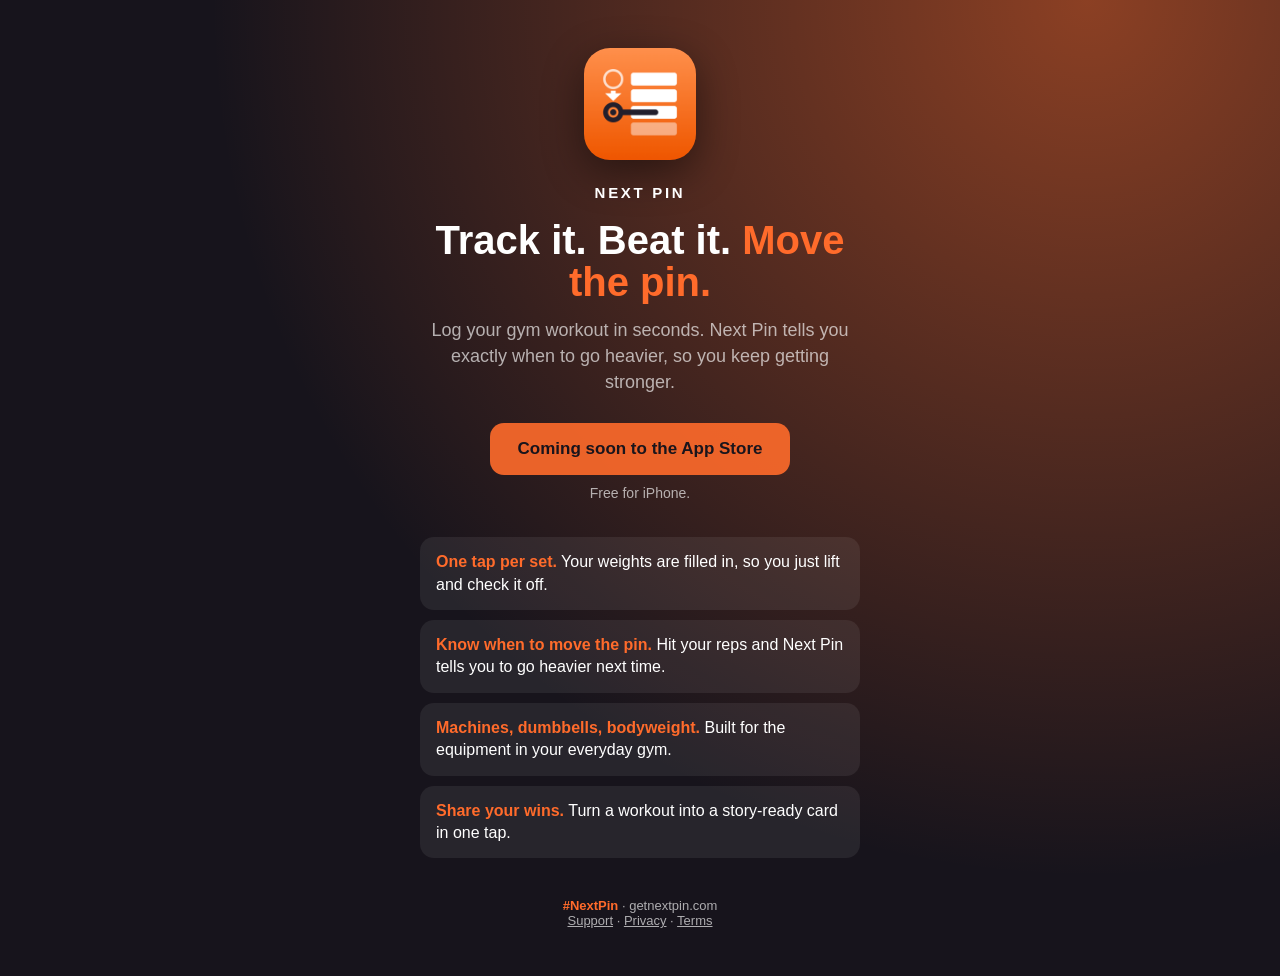
<file: index.html>
<!doctype html>
<html lang="en">
<head>
  <meta charset="utf-8">
  <meta name="viewport" content="width=device-width, initial-scale=1">
  <title>Next Pin: Gym Progress Tracker</title>
  <meta name="description" content="Log your gym workouts in seconds. Next Pin tells you exactly when to move the pin and lift heavier.">
  <meta property="og:title" content="Next Pin: Track it. Beat it. Move the pin.">
  <meta property="og:description" content="The fastest way to log machine workouts and keep progressing.">
  <meta property="og:image" content="https://getnextpin.com/icon.png">
  <link rel="icon" href="icon.png">
  <style>
    :root {
      --orange: #FF6B2B;
      --ink: #17141C;
      --text: #FFFFFF;
      --muted: rgba(255, 255, 255, 0.65);
      --card: rgba(255, 255, 255, 0.07);
    }
    * { box-sizing: border-box; margin: 0; }
    body {
      min-height: 100vh;
      background: radial-gradient(circle at 85% 0%, rgba(255, 107, 43, 0.5), transparent 60%), var(--ink);
      color: var(--text);
      font-family: -apple-system, BlinkMacSystemFont, "SF Pro Rounded", "Segoe UI", Roboto, sans-serif;
      display: flex;
      justify-content: center;
      padding: 48px 16px;
    }
    main { width: 100%; max-width: 440px; text-align: center; }
    .icon { width: 112px; height: 112px; border-radius: 26px; box-shadow: 0 12px 40px rgba(0, 0, 0, 0.45); }
    .brand { margin-top: 20px; font-weight: 900; letter-spacing: 0.18em; font-size: 15px; }
    h1 { margin-top: 18px; font-size: 40px; line-height: 1.05; font-weight: 900; }
    h1 span { color: var(--orange); }
    .lede { margin-top: 14px; color: var(--muted); font-size: 18px; line-height: 1.45; }
    .cta {
      display: inline-block; margin-top: 28px; padding: 16px 28px; border-radius: 14px;
      background: var(--orange); color: var(--ink); font-weight: 800; font-size: 17px; text-decoration: none;
    }
    .cta.soon { opacity: 0.9; cursor: default; }
    .note { margin-top: 10px; color: var(--muted); font-size: 14px; }
    ul { list-style: none; padding: 0; margin-top: 36px; display: grid; gap: 10px; text-align: left; }
    li { background: var(--card); border-radius: 14px; padding: 14px 16px; font-size: 16px; line-height: 1.4; }
    li b { color: var(--orange); }
    footer { margin-top: 40px; color: var(--muted); font-size: 13px; }
    footer b { color: var(--orange); }
  </style>
</head>
<body>
  <main>
    <img class="icon" src="icon.png" alt="Next Pin app icon">
    <div class="brand">NEXT PIN</div>
    <h1>Track it. Beat it. <span>Move the pin.</span></h1>
    <p class="lede">Log your gym workout in seconds. Next Pin tells you exactly when to go heavier, so you keep getting stronger.</p>

    <!-- Launch day: replace with the real App Store link, e.g. https://apps.apple.com/app/idXXXXXXXXXX -->
    <a class="cta soon" id="download">Coming soon to the App Store</a>
    <p class="note">Free for iPhone.</p>

    <ul>
      <li><b>One tap per set.</b> Your weights are filled in, so you just lift and check it off.</li>
      <li><b>Know when to move the pin.</b> Hit your reps and Next Pin tells you to go heavier next time.</li>
      <li><b>Machines, dumbbells, bodyweight.</b> Built for the equipment in your everyday gym.</li>
      <li><b>Share your wins.</b> Turn a workout into a story-ready card in one tap.</li>
    </ul>

    <footer><b>#NextPin</b> · getnextpin.com<br><a href="/support" style="color:inherit">Support</a> · <a href="/privacy" style="color:inherit">Privacy</a> · <a href="/terms" style="color:inherit">Terms</a></footer>
  </main>
</body>
</html>
</file>
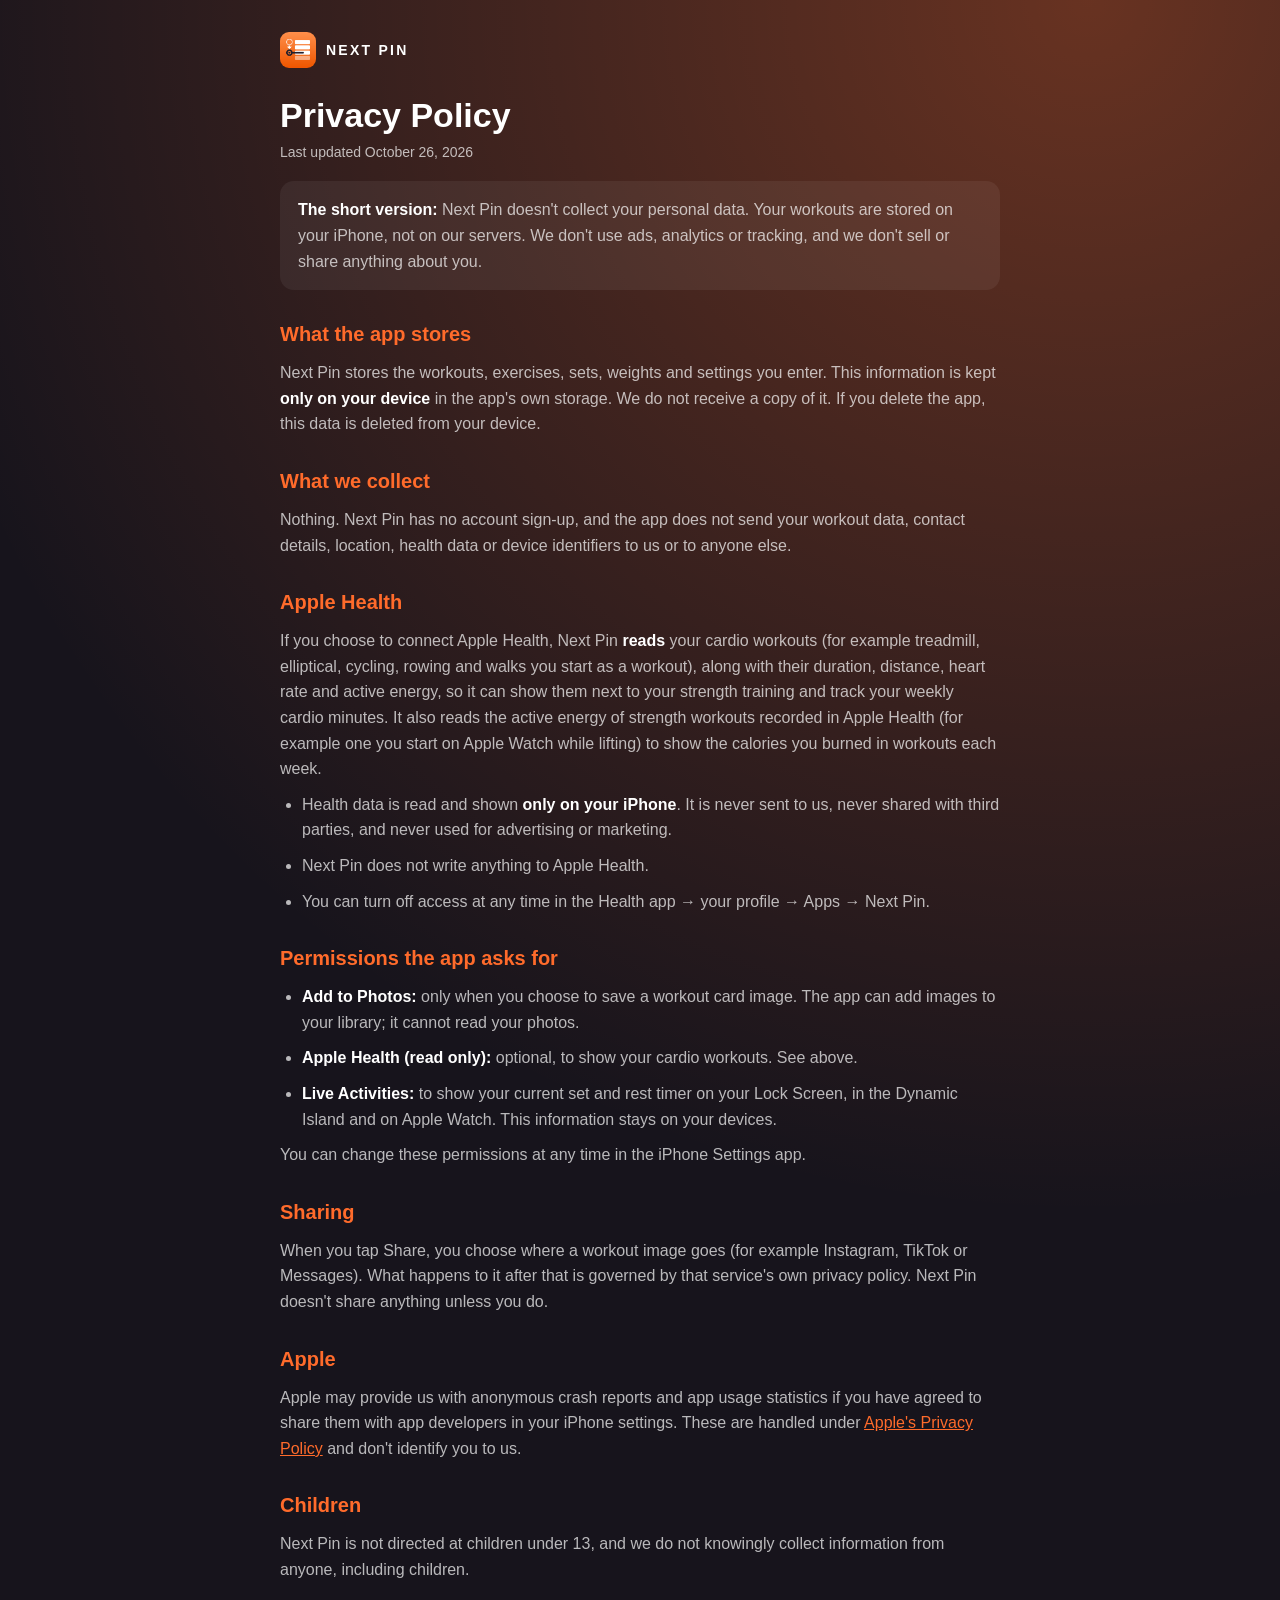
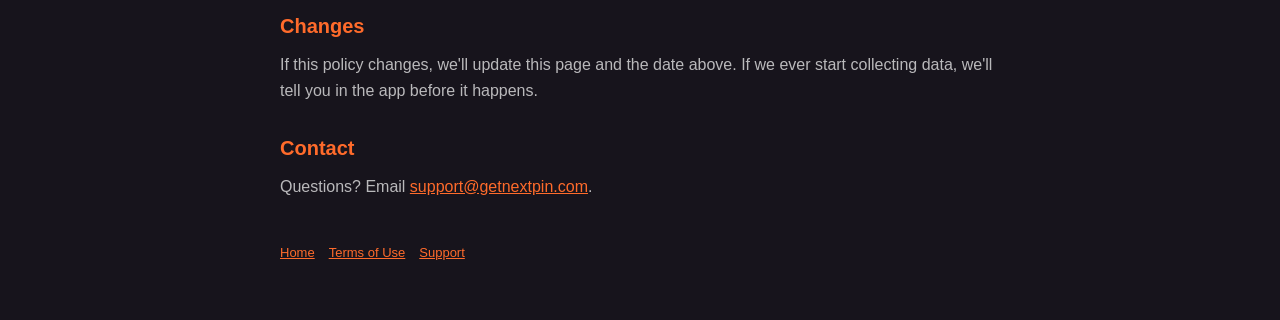
<file: privacy.html>
<!doctype html>
<html lang="en">
<head>
  <meta charset="utf-8">
  <meta name="viewport" content="width=device-width, initial-scale=1">
  <title>Privacy Policy · Next Pin</title>
  <link rel="icon" href="icon.png">
  <link rel="stylesheet" href="legal.css">
</head>
<body>
<main>
  <a class="top" href="/"><img src="icon.png" alt=""><span>NEXT PIN</span></a>
  <h1>Privacy Policy</h1>
  <p class="updated">Last updated October 26, 2026</p>

  <div class="card">
    <p><strong>The short version:</strong> Next Pin doesn't collect your personal data. Your workouts are stored on your iPhone, not on our servers. We don't use ads, analytics or tracking, and we don't sell or share anything about you.</p>
  </div>

  <h2>What the app stores</h2>
  <p>Next Pin stores the workouts, exercises, sets, weights and settings you enter. This information is kept <strong>only on your device</strong> in the app's own storage. We do not receive a copy of it. If you delete the app, this data is deleted from your device.</p>

  <h2>What we collect</h2>
  <p>Nothing. Next Pin has no account sign-up, and the app does not send your workout data, contact details, location, health data or device identifiers to us or to anyone else.</p>

  <h2>Apple Health</h2>
  <p>If you choose to connect Apple Health, Next Pin <strong>reads</strong> your cardio workouts (for example treadmill, elliptical, cycling, rowing and walks you start as a workout), along with their duration, distance, heart rate and active energy, so it can show them next to your strength training and track your weekly cardio minutes. It also reads the active energy of strength workouts recorded in Apple Health (for example one you start on Apple Watch while lifting) to show the calories you burned in workouts each week.</p>
  <ul>
    <li>Health data is read and shown <strong>only on your iPhone</strong>. It is never sent to us, never shared with third parties, and never used for advertising or marketing.</li>
    <li>Next Pin does not write anything to Apple Health.</li>
    <li>You can turn off access at any time in the Health app → your profile → Apps → Next Pin.</li>
  </ul>

  <h2>Permissions the app asks for</h2>
  <ul>
    <li><strong>Add to Photos:</strong> only when you choose to save a workout card image. The app can add images to your library; it cannot read your photos.</li>
    <li><strong>Apple Health (read only):</strong> optional, to show your cardio workouts. See above.</li>
    <li><strong>Live Activities:</strong> to show your current set and rest timer on your Lock Screen, in the Dynamic Island and on Apple Watch. This information stays on your devices.</li>
  </ul>
  <p>You can change these permissions at any time in the iPhone Settings app.</p>

  <h2>Sharing</h2>
  <p>When you tap Share, you choose where a workout image goes (for example Instagram, TikTok or Messages). What happens to it after that is governed by that service's own privacy policy. Next Pin doesn't share anything unless you do.</p>

  <h2>Apple</h2>
  <p>Apple may provide us with anonymous crash reports and app usage statistics if you have agreed to share them with app developers in your iPhone settings. These are handled under <a href="https://www.apple.com/legal/privacy/">Apple's Privacy Policy</a> and don't identify you to us.</p>

  <h2>Children</h2>
  <p>Next Pin is not directed at children under 13, and we do not knowingly collect information from anyone, including children.</p>

  <h2>Changes</h2>
  <p>If this policy changes, we'll update this page and the date above. If we ever start collecting data, we'll tell you in the app before it happens.</p>

  <h2>Contact</h2>
  <p>Questions? Email <a href="mailto:support@getnextpin.com">support@getnextpin.com</a>.</p>

  <footer><a href="/">Home</a><a href="/terms">Terms of Use</a><a href="/support">Support</a></footer>
</main>
</body>
</html>
</file>
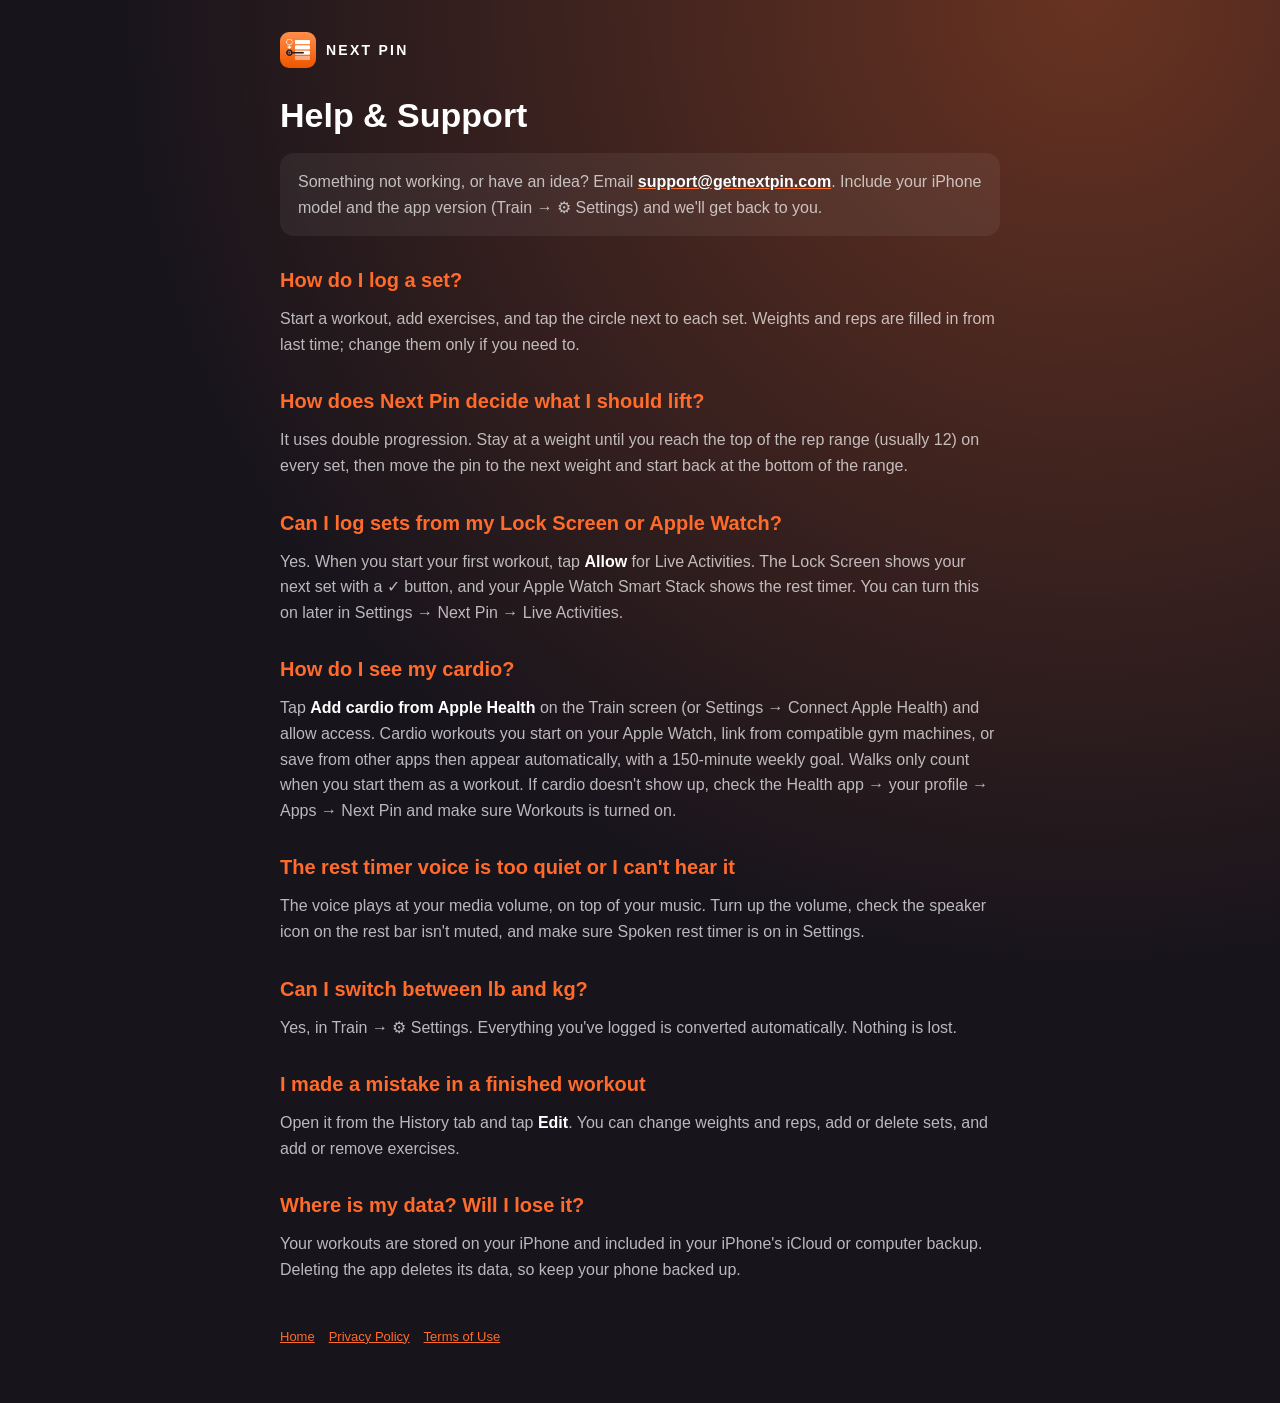
<file: support.html>
<!doctype html>
<html lang="en">
<head>
  <meta charset="utf-8">
  <meta name="viewport" content="width=device-width, initial-scale=1">
  <title>Support · Next Pin</title>
  <link rel="icon" href="icon.png">
  <link rel="stylesheet" href="legal.css">
</head>
<body>
<main>
  <a class="top" href="/"><img src="icon.png" alt=""><span>NEXT PIN</span></a>
  <h1>Help &amp; Support</h1>

  <div class="card">
    <p>Something not working, or have an idea? Email <a href="mailto:support@getnextpin.com"><strong>support@getnextpin.com</strong></a>. Include your iPhone model and the app version (Train → ⚙︎ Settings) and we'll get back to you.</p>
  </div>

  <h2>How do I log a set?</h2>
  <p>Start a workout, add exercises, and tap the circle next to each set. Weights and reps are filled in from last time; change them only if you need to.</p>

  <h2>How does Next Pin decide what I should lift?</h2>
  <p>It uses double progression. Stay at a weight until you reach the top of the rep range (usually 12) on every set, then move the pin to the next weight and start back at the bottom of the range.</p>

  <h2>Can I log sets from my Lock Screen or Apple Watch?</h2>
  <p>Yes. When you start your first workout, tap <strong>Allow</strong> for Live Activities. The Lock Screen shows your next set with a ✓ button, and your Apple Watch Smart Stack shows the rest timer. You can turn this on later in Settings → Next Pin → Live Activities.</p>

  <h2>How do I see my cardio?</h2>
  <p>Tap <strong>Add cardio from Apple Health</strong> on the Train screen (or Settings → Connect Apple Health) and allow access. Cardio workouts you start on your Apple Watch, link from compatible gym machines, or save from other apps then appear automatically, with a 150-minute weekly goal. Walks only count when you start them as a workout. If cardio doesn't show up, check the Health app → your profile → Apps → Next Pin and make sure Workouts is turned on.</p>

  <h2>The rest timer voice is too quiet or I can't hear it</h2>
  <p>The voice plays at your media volume, on top of your music. Turn up the volume, check the speaker icon on the rest bar isn't muted, and make sure Spoken rest timer is on in Settings.</p>

  <h2>Can I switch between lb and kg?</h2>
  <p>Yes, in Train → ⚙︎ Settings. Everything you've logged is converted automatically. Nothing is lost.</p>

  <h2>I made a mistake in a finished workout</h2>
  <p>Open it from the History tab and tap <strong>Edit</strong>. You can change weights and reps, add or delete sets, and add or remove exercises.</p>

  <h2>Where is my data? Will I lose it?</h2>
  <p>Your workouts are stored on your iPhone and included in your iPhone's iCloud or computer backup. Deleting the app deletes its data, so keep your phone backed up.</p>

  <footer><a href="/">Home</a><a href="/privacy">Privacy Policy</a><a href="/terms">Terms of Use</a></footer>
</main>
</body>
</html>
</file>
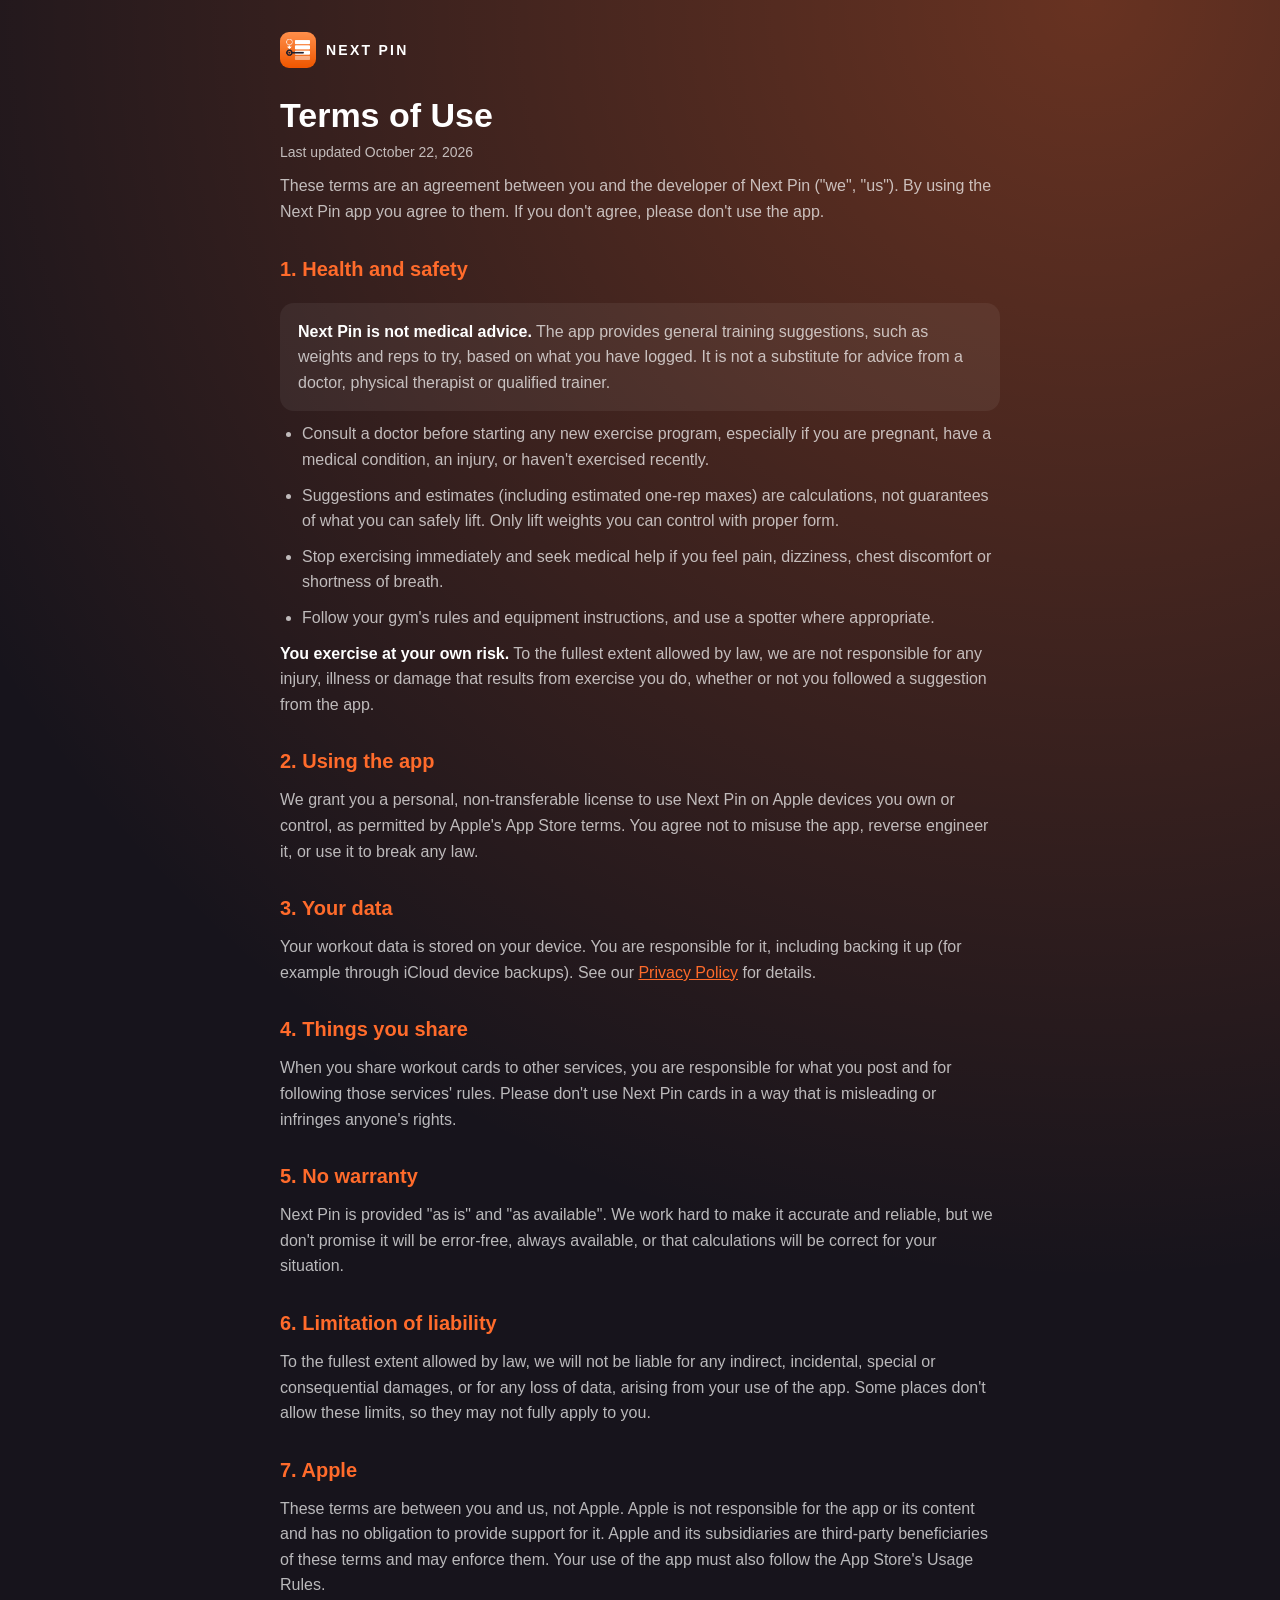
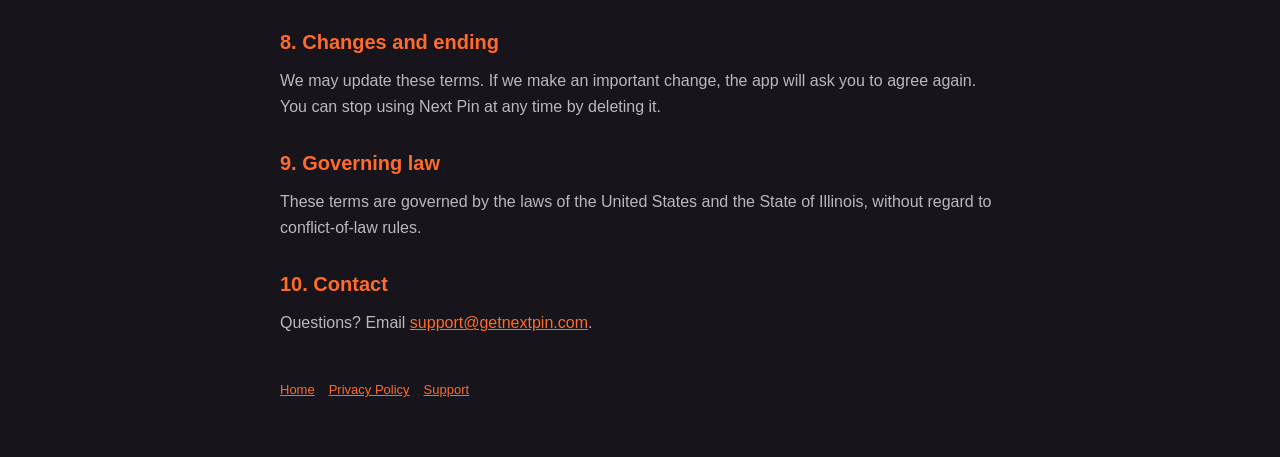
<file: terms.html>
<!doctype html>
<html lang="en">
<head>
  <meta charset="utf-8">
  <meta name="viewport" content="width=device-width, initial-scale=1">
  <title>Terms of Use · Next Pin</title>
  <link rel="icon" href="icon.png">
  <link rel="stylesheet" href="legal.css">
</head>
<body>
<main>
  <a class="top" href="/"><img src="icon.png" alt=""><span>NEXT PIN</span></a>
  <h1>Terms of Use</h1>
  <p class="updated">Last updated October 22, 2026</p>

  <p>These terms are an agreement between you and the developer of Next Pin ("we", "us"). By using the Next Pin app you agree to them. If you don't agree, please don't use the app.</p>

  <h2>1. Health and safety</h2>
  <div class="card">
    <p><strong>Next Pin is not medical advice.</strong> The app provides general training suggestions, such as weights and reps to try, based on what you have logged. It is not a substitute for advice from a doctor, physical therapist or qualified trainer.</p>
  </div>
  <ul>
    <li>Consult a doctor before starting any new exercise program, especially if you are pregnant, have a medical condition, an injury, or haven't exercised recently.</li>
    <li>Suggestions and estimates (including estimated one-rep maxes) are calculations, not guarantees of what you can safely lift. Only lift weights you can control with proper form.</li>
    <li>Stop exercising immediately and seek medical help if you feel pain, dizziness, chest discomfort or shortness of breath.</li>
    <li>Follow your gym's rules and equipment instructions, and use a spotter where appropriate.</li>
  </ul>
  <p><strong>You exercise at your own risk.</strong> To the fullest extent allowed by law, we are not responsible for any injury, illness or damage that results from exercise you do, whether or not you followed a suggestion from the app.</p>

  <h2>2. Using the app</h2>
  <p>We grant you a personal, non-transferable license to use Next Pin on Apple devices you own or control, as permitted by Apple's App Store terms. You agree not to misuse the app, reverse engineer it, or use it to break any law.</p>

  <h2>3. Your data</h2>
  <p>Your workout data is stored on your device. You are responsible for it, including backing it up (for example through iCloud device backups). See our <a href="/privacy">Privacy Policy</a> for details.</p>

  <h2>4. Things you share</h2>
  <p>When you share workout cards to other services, you are responsible for what you post and for following those services' rules. Please don't use Next Pin cards in a way that is misleading or infringes anyone's rights.</p>

  <h2>5. No warranty</h2>
  <p>Next Pin is provided "as is" and "as available". We work hard to make it accurate and reliable, but we don't promise it will be error-free, always available, or that calculations will be correct for your situation.</p>

  <h2>6. Limitation of liability</h2>
  <p>To the fullest extent allowed by law, we will not be liable for any indirect, incidental, special or consequential damages, or for any loss of data, arising from your use of the app. Some places don't allow these limits, so they may not fully apply to you.</p>

  <h2>7. Apple</h2>
  <p>These terms are between you and us, not Apple. Apple is not responsible for the app or its content and has no obligation to provide support for it. Apple and its subsidiaries are third-party beneficiaries of these terms and may enforce them. Your use of the app must also follow the App Store's Usage Rules.</p>

  <h2>8. Changes and ending</h2>
  <p>We may update these terms. If we make an important change, the app will ask you to agree again. You can stop using Next Pin at any time by deleting it.</p>

  <h2>9. Governing law</h2>
  <p>These terms are governed by the laws of the United States and the State of Illinois, without regard to conflict-of-law rules.</p>

  <h2>10. Contact</h2>
  <p>Questions? Email <a href="mailto:support@getnextpin.com">support@getnextpin.com</a>.</p>

  <footer><a href="/">Home</a><a href="/privacy">Privacy Policy</a><a href="/support">Support</a></footer>
</main>
</body>
</html>
</file>
<file: legal.css>
:root {
  --orange: #FF6B2B;
  --ink: #17141C;
  --text: #FFFFFF;
  --muted: rgba(255, 255, 255, 0.7);
  --card: rgba(255, 255, 255, 0.06);
}
* { box-sizing: border-box; margin: 0; }
body {
  min-height: 100vh;
  background: radial-gradient(circle at 85% 0%, rgba(255, 107, 43, 0.35), transparent 55%), var(--ink);
  color: var(--text);
  font-family: -apple-system, BlinkMacSystemFont, "Segoe UI", Roboto, sans-serif;
  line-height: 1.6;
  padding: 32px 16px 56px;
}
main { max-width: 720px; margin: 0 auto; }
.top { display: flex; align-items: center; gap: 10px; text-decoration: none; color: var(--text); }
.top img { width: 36px; height: 36px; border-radius: 9px; }
.top span { font-weight: 900; letter-spacing: 0.16em; font-size: 14px; }
h1 { margin-top: 28px; font-size: 34px; line-height: 1.15; }
.updated { color: var(--muted); font-size: 14px; margin-top: 6px; }
h2 { margin-top: 28px; font-size: 20px; color: var(--orange); }
p, li { margin-top: 10px; color: var(--muted); font-size: 16px; }
ul { padding-left: 22px; }
strong { color: var(--text); }
a { color: var(--orange); }
.card { background: var(--card); border-radius: 14px; padding: 16px 18px; margin-top: 18px; }
.card p:first-child { margin-top: 0; }
footer { margin-top: 44px; color: var(--muted); font-size: 13px; }
footer a { margin-right: 14px; }
</file>
